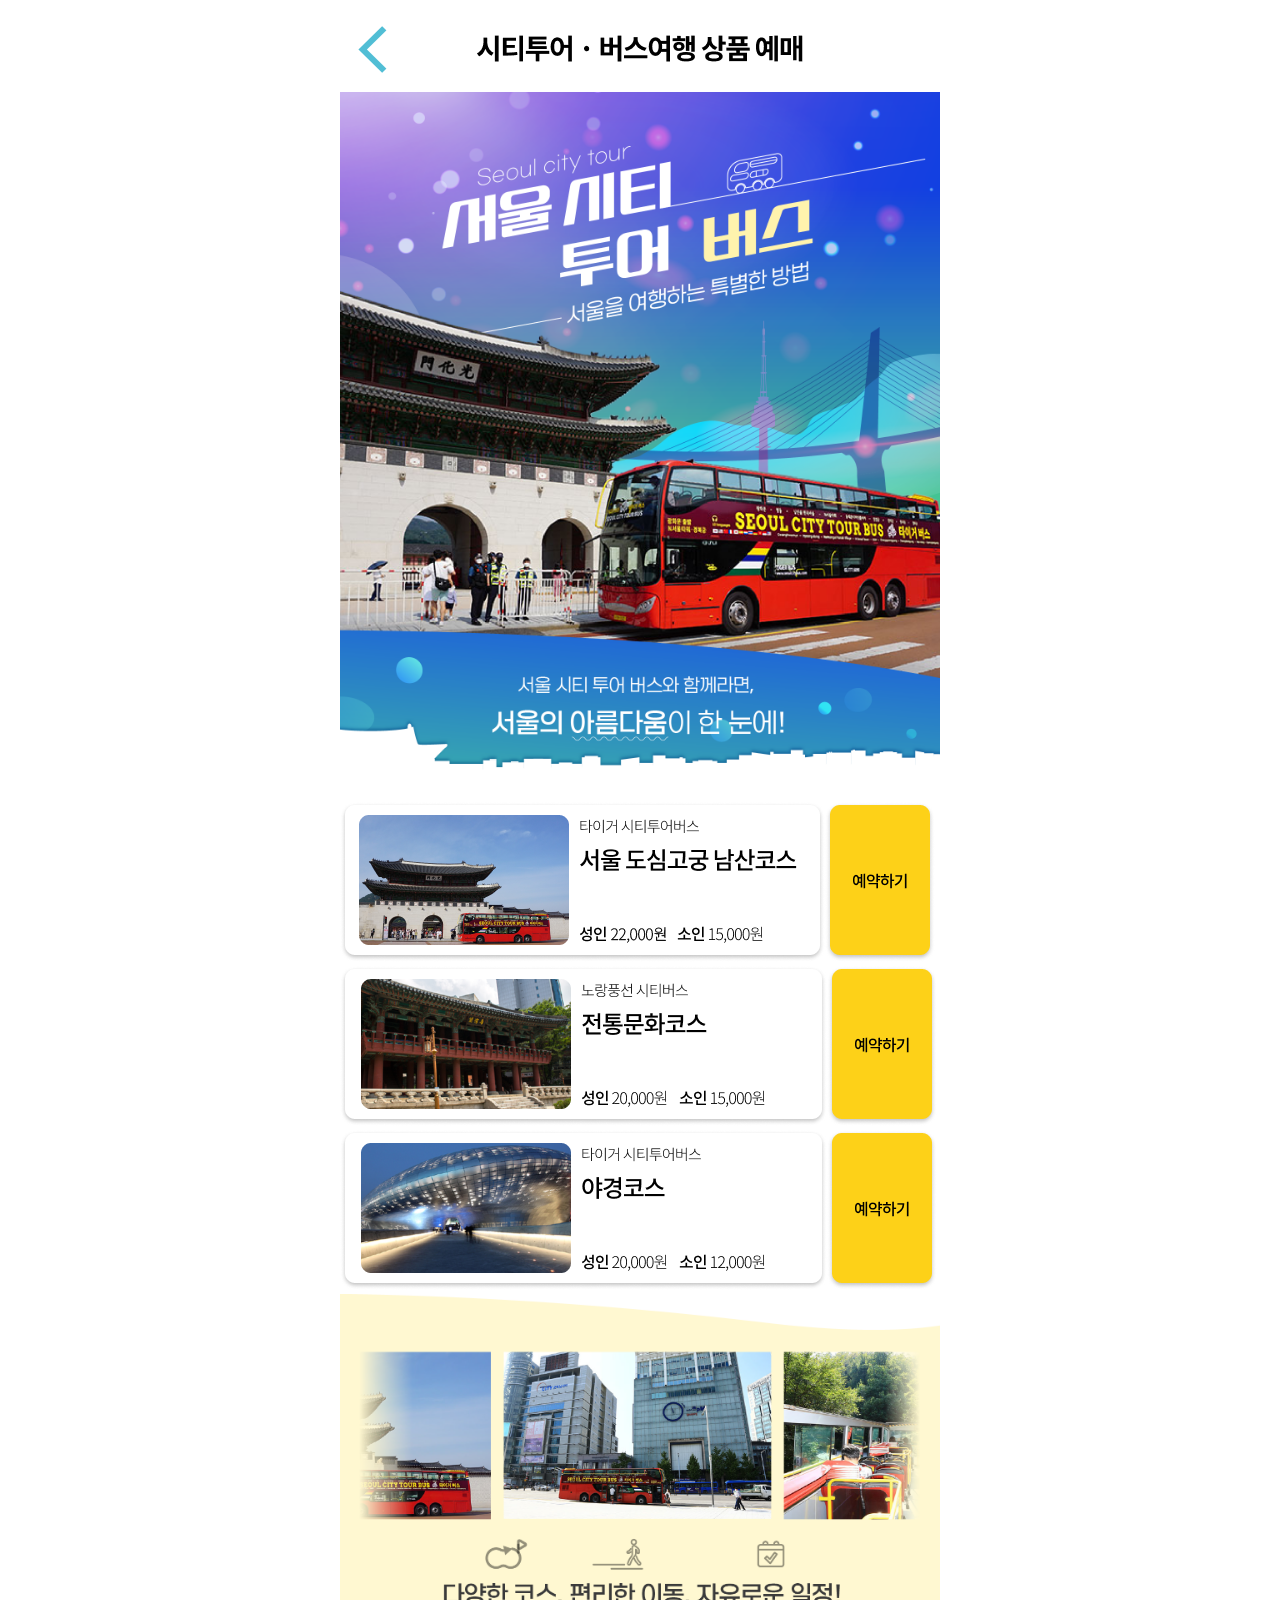
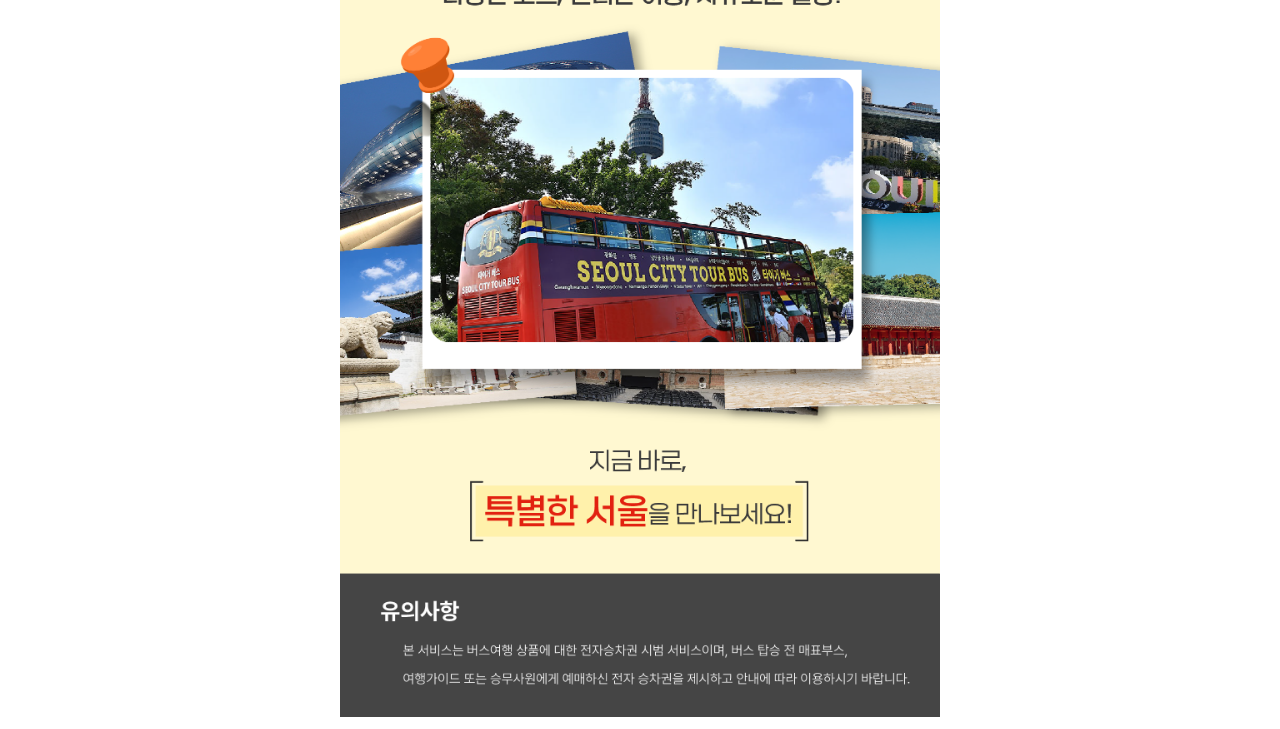
<file: index.html>
<!DOCTYPE html>
<html lang="ko">

<head>
    <meta charset="UTF-8">
    <meta name="viewport" content="width=device-width, initial-scale=1.0">
    <style>
        .container {
            max-width: 600px;
            margin: auto;
            position: relative;
        }

        .banner {
            display: flex;
            width: 100%;
        }

        .image,
        .image2,
        .reservation,
        .back-button img {
            width: 100%;
            height: auto;
            object-fit: scale-down;
        }

        .reservation {
            max-width: 10%;
        }

        .back-button {
            position: absolute;
            top: 0.5%;
            left: 1%;
            cursor: pointer;
            max-width: 10%;
        }

        .banner-main:hover,
        .reservation:hover{
            opacity: 0.7;
            transition: all 0.3s;
        }
    </style>
    <title>티머니 - 시티투어버스</title>
</head>

<body>
    <div class="container">
        <div class="back-button">
            <a href="tmoneytia://main/home">
                <img src="/img/back.ico" alt="Back Icon">
            </a>
        </div>

        <div class="banner">
            <div>
                <img class="image" src="/img/topbar.png" alt="Left Image">
            </div>
        </div>
    
        <div class="banner">
            <div>
                <img class="image" src="/img/tmoneygo_top.png" alt="Left Image">
            </div>
        </div>
    
        <div class="banner">
            <div>
                <a href="/namsan.html" class="banner-main">
                    <img class="image" src="/img/banner1_cmw.png" alt="Left Image">
                </a>
            </div>
            <div>
                <a href="tmoneytia://bus/schedule?startID=04519A1&endID=04519A2" class="reservation">
                    <img class="image2" src="/img/reservation.png" alt="Right Image">
                </a>
            </div>
        </div>
    
        <div class="banner">
            <div>
                <a href="/tradition.html" class="banner-main">
                    <img class="image" src="/img/banner2.png" alt="Left Image">
                </a>
            </div>
    
            <div>
                <a href="tmoneytia://bus/schedule?startID=04565A1&endID=04565A2" class="reservation">
                    <img class="image2" src="/img/reservation.png" alt="Right Image">
                </a>
            </div>
        </div>
    
        <div class="banner">
            <div>
                <a href="/night.html" class="banner-main">
                    <img class="image" src="/img/banner3.png" alt="Left Image">
                </a>
            </div>
    
            <div>
                <a href="tmoneytia://bus/schedule?startID=04519A1&endID=04519A4" class="reservation">
                    <img class="image2" src="/img/reservation.png" alt="Right Image">
                </a>
            </div>
        </div>
    
        <div class="banner">
            <div>
                <img class="image" src="/img/tmoneygo_bottom.png" alt="Left Image">
            </div>
        </div>
    </div>
</body>

</html>
</file>
